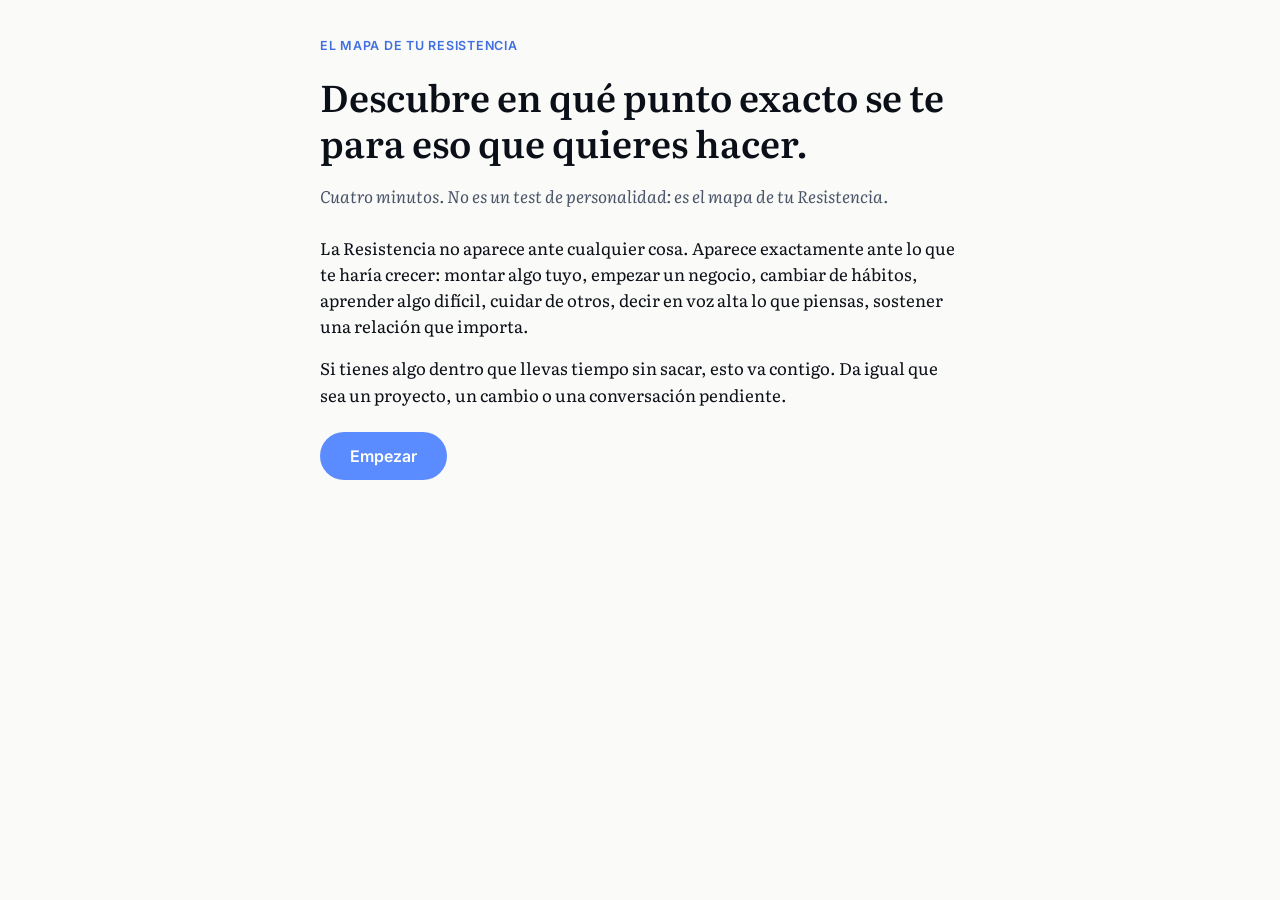
<file: index.html>
<!DOCTYPE html>
<html lang="es">
<head>
<meta charset="UTF-8" />
<meta name="viewport" content="width=device-width, initial-scale=1.0" />
<title>El Mapa de tu Resistencia</title>
<meta name="description" content="Un test de cuatro minutos para descubrir en qué punto exacto se te para eso que quieres hacer." />

<link rel="preconnect" href="https://fonts.googleapis.com" />
<link rel="preconnect" href="https://fonts.gstatic.com" crossorigin />
<link href="https://fonts.googleapis.com/css2?family=Literata:ital,wght@0,400;0,500;0,600;0,700;1,400&family=Inter:wght@400;500;600;700&display=swap" rel="stylesheet" />

<style>
  :root {
    --bg: #FAFAF8;
    --surface: #FFFFFF;
    --text: #0B0F17;
    --muted: #4A5468;
    --accent: #5B8CFF;
    --accent-dark: #3F6FE0;
    --border: #E4E4E0;
    --max: 680px;
    --radius: 14px;
  }

  * { box-sizing: border-box; }
  html, body { margin: 0; padding: 0; }

  body {
    background: var(--bg);
    color: var(--text);
    font-family: "Inter", -apple-system, BlinkMacSystemFont, "Segoe UI", sans-serif;
    line-height: 1.55;
    -webkit-font-smoothing: antialiased;
  }

  .serif {
    font-family: "Literata", Georgia, "Times New Roman", serif;
  }

  h1, h2, h3 { font-family: "Literata", Georgia, serif; line-height: 1.25; margin: 0 0 18px; font-weight: 600; }

  p { margin: 0 0 16px; }

  a { color: var(--accent-dark); }

  button { font-family: inherit; }

  /* Layout */
  #app {
    max-width: var(--max);
    margin: 0 auto;
    padding: 32px 20px 80px;
    min-height: 100vh;
  }

  .screen {
    animation: fadeIn 0.35s ease;
  }

  @keyframes fadeIn {
    from { opacity: 0; transform: translateY(6px); }
    to { opacity: 1; transform: translateY(0); }
  }

  @media (prefers-reduced-motion: reduce) {
    .screen { animation: none; }
    * { transition: none !important; }
  }

  /* Progress bar */
  .progress-wrap {
    position: sticky;
    top: 0;
    background: var(--bg);
    padding: 14px 0 10px;
    margin: -32px 0 24px;
    z-index: 5;
  }
  .progress-track {
    width: 100%;
    height: 6px;
    background: var(--border);
    border-radius: 999px;
    overflow: hidden;
  }
  .progress-fill {
    height: 100%;
    background: var(--accent);
    border-radius: 999px;
    transition: width 0.3s ease;
  }
  .progress-label {
    font-size: 0.8rem;
    color: var(--muted);
    margin-top: 8px;
    text-align: right;
  }

  /* Intro */
  .kicker {
    display: inline-block;
    font-size: 0.78rem;
    font-weight: 600;
    letter-spacing: 0.06em;
    text-transform: uppercase;
    color: var(--accent-dark);
    margin-bottom: 18px;
  }
  .intro h1 {
    font-size: clamp(1.7rem, 5vw, 2.3rem);
  }
  .intro .subtitle {
    font-size: 1.05rem;
    color: var(--muted);
    font-family: "Literata", Georgia, serif;
    font-style: italic;
    margin-bottom: 26px;
  }
  .intro .lead p {
    font-size: 1.05rem;
    font-family: "Literata", Georgia, serif;
  }

  /* Question */
  .question-block { margin-bottom: 8px; }
  .question-text {
    font-size: clamp(1.25rem, 4.2vw, 1.6rem);
    margin-bottom: 8px;
  }
  .question-help {
    color: var(--muted);
    font-size: 0.95rem;
    margin-bottom: 22px;
    font-style: italic;
  }

  .options {
    display: flex;
    flex-direction: column;
    gap: 10px;
    margin-top: 20px;
  }

  .option-btn {
    text-align: left;
    background: var(--surface);
    border: 1.5px solid var(--border);
    border-radius: var(--radius);
    padding: 16px 18px;
    font-size: 1rem;
    color: var(--text);
    cursor: pointer;
    transition: border-color 0.15s ease, background 0.15s ease;
    display: flex;
    align-items: flex-start;
    gap: 12px;
    width: 100%;
  }
  .option-btn:hover, .option-btn:focus-visible {
    border-color: var(--accent);
    background: #F3F6FF;
    outline: none;
  }
  .option-btn.selected {
    border-color: var(--accent);
    background: #EEF3FF;
  }
  .option-key {
    flex: 0 0 auto;
    width: 26px;
    height: 26px;
    border-radius: 50%;
    border: 1.5px solid var(--border);
    display: grid;
    place-items: center;
    font-size: 0.8rem;
    font-weight: 600;
    color: var(--muted);
  }

  input[type="text"], input[type="email"], textarea {
    width: 100%;
    font-family: "Literata", Georgia, serif;
    font-size: 1.1rem;
    padding: 14px 16px;
    border: 1.5px solid var(--border);
    border-radius: var(--radius);
    background: var(--surface);
    color: var(--text);
    margin-top: 8px;
  }
  input[type="text"]:focus, input[type="email"]:focus, textarea:focus {
    outline: none;
    border-color: var(--accent);
  }

  label { display: block; font-weight: 600; margin-bottom: 4px; font-size: 0.95rem; }

  .field { margin-bottom: 22px; }
  .error-text {
    color: #C23636;
    font-size: 0.85rem;
    margin-top: 6px;
    display: none;
  }
  .field.invalid .error-text { display: block; }
  .field.invalid input { border-color: #C23636; }

  .btn-primary {
    display: inline-block;
    background: var(--accent);
    color: #fff;
    border: none;
    border-radius: 999px;
    padding: 14px 30px;
    font-size: 1rem;
    font-weight: 600;
    cursor: pointer;
    margin-top: 8px;
    transition: background 0.15s ease;
  }
  .btn-primary:hover { background: var(--accent-dark); }
  .btn-primary:disabled { opacity: 0.5; cursor: not-allowed; }

  .btn-row { margin-top: 26px; }

  fieldset { border: none; padding: 0; margin: 0; }
  legend { padding: 0; }

  /* Result screen */
  .result-kicker {
    font-size: 0.85rem;
    color: var(--muted);
    text-transform: uppercase;
    letter-spacing: 0.05em;
    font-weight: 600;
    margin-bottom: 10px;
  }
  .giro {
    font-family: "Literata", Georgia, serif;
    font-size: 1.15rem;
    padding-bottom: 20px;
    margin-bottom: 20px;
    border-bottom: 1px solid var(--border);
  }
  .profile-name {
    font-size: clamp(1.7rem, 6vw, 2.4rem);
    margin-bottom: 22px;
  }
  .result-section {
    margin: 34px 0;
  }
  .result-section h3 {
    font-size: 1.05rem;
    text-transform: uppercase;
    letter-spacing: 0.04em;
    color: var(--accent-dark);
    font-family: "Inter", sans-serif;
    font-weight: 700;
    margin-bottom: 14px;
  }
  .result-section p, .forma-block p {
    font-family: "Literata", Georgia, serif;
    font-size: 1.05rem;
  }
  .forma-block {
    background: var(--surface);
    border: 1.5px solid var(--border);
    border-radius: var(--radius);
    padding: 22px;
    margin: 34px 0;
  }
  .forma-block h3 {
    font-size: 0.9rem;
    color: var(--muted);
    font-family: "Inter", sans-serif;
    font-weight: 600;
    text-transform: none;
    letter-spacing: 0;
    margin-bottom: 10px;
  }
  blockquote {
    margin: 16px 0;
    padding: 4px 0 4px 18px;
    border-left: 3px solid var(--accent);
    font-family: "Literata", Georgia, serif;
    font-style: italic;
    font-size: 1.05rem;
    color: var(--text);
  }
  .email-notice {
    margin-top: 40px;
    padding-top: 24px;
    border-top: 1px solid var(--border);
    color: var(--muted);
    font-size: 0.95rem;
  }

  .visually-hidden {
    position: absolute;
    width: 1px; height: 1px;
    overflow: hidden;
    clip: rect(0 0 0 0);
    white-space: nowrap;
  }

  #debug-panel {
    max-width: var(--max);
    margin: 0 auto;
    padding: 20px;
    font-family: monospace;
    font-size: 0.85rem;
    white-space: pre-wrap;
    background: #111;
    color: #0f0;
  }
</style>
</head>
<body>

<div id="app"></div>
<div id="debug-panel" hidden></div>

<script>
/* =====================================================================
   ENDPOINT DE ENVÍO
   -----------------------------------------------------------------
   Pega aquí la URL de tu Google Apps Script (o el endpoint que uses)
   publicado como aplicación web. Debe aceptar peticiones POST.
   Ejemplo: 'https://script.google.com/macros/s/XXXXXXXX/exec'
   ===================================================================== */
const ENDPOINT = 'https://script.google.com/macros/s/AKfycbwTyiLsg2rPnXtToMllIgB9Gicl1J5Vt5aAC1bAqdQCxpJ0i2wk031JspddfF0yL7pc/exec';


/* =====================================================================
   DATOS DEL TEST — basados en "cuestionario-v3-y-plan-de-montaje.md".
   La redacción de varias preguntas se aclaró para que el test valga
   igual para hábitos, cambios o conversaciones, no solo para proyectos.
   La LÓGICA de puntuación (qué opción suma a qué contador) no cambia.
   ===================================================================== */

const INTRO = {
  kicker: 'El Mapa de tu Resistencia',
  titular: 'Descubre en qué punto exacto se te para eso que quieres hacer.',
  subtitulo: 'Cuatro minutos. No es un test de personalidad: es el mapa de tu Resistencia.',
  parrafos: [
    'La Resistencia no aparece ante cualquier cosa. Aparece exactamente ante lo que te haría crecer: montar algo tuyo, empezar un negocio, cambiar de hábitos, aprender algo difícil, cuidar de otros, decir en voz alta lo que piensas, sostener una relación que importa.',
    'Si tienes algo dentro que llevas tiempo sin sacar, esto va contigo. Da igual que sea un proyecto, un cambio o una conversación pendiente.'
  ]
};

// type: 'text' (campo libre) | 'choice' (A/B/C, puntúa o guarda forma) | 'choiceOther' (lista + "otra") | 'choiceList' (lista simple)
const QUESTIONS = [
  {
    id: 'q0', type: 'text', field: 'eso', required: true,
    label: 'Escribe en una línea eso que quieres hacer y no acabas de hacer.',
    help: 'Sin pensarlo mucho. Puede ser un proyecto, un negocio, un cambio de hábitos, algo que aprender, una forma distinta de hacer tu trabajo, algo para ayudar a alguien, o una conversación que llevas tiempo debiendo. No hace falta que sea grande ni artístico: hace falta que sea tuyo.'
  },
  {
    id: 'q1', type: 'choice', score: { type: 'zona' },
    template: '«{eso}», ahora mismo, ¿en qué punto está?',
    help: 'Primero, en qué punto está de verdad hoy — no dónde te gustaría que estuviera.',
    options: [
      { key: 'A', label: 'Solo es una idea o una intención. No he dado un paso real.' },
      { key: 'B', label: 'Lo he empezado o intentado, pero se ha quedado a medias.' },
      { key: 'C', label: 'En el fondo ya está, o casi — ya lo hago, o ya lo he abordado por encima — pero no termina de salir ni de sostenerse.' }
    ]
  },
  {
    id: 'q2', type: 'choice', score: { type: 'zona' },
    template: 'En los últimos seis meses, ¿«{eso}» ha pasado de verdad, o ha llegado a alguien?',
    options: [
      { key: 'A', label: 'No, sigue siendo solo un propósito mío' },
      { key: 'B', label: 'Alguien sabe que quiero hacerlo, pero no he hecho nada real' },
      { key: 'C', label: 'Ya lo hago, o casi, pero en privado y sin que cuente para nadie' }
    ]
  },
  {
    id: 'q3', type: 'choice', score: { type: 'zona' },
    template: 'Cuando te pones con «{eso}», lo que pasa más veces es…',
    options: [
      { key: 'A', label: 'No me llego a poner' },
      { key: 'B', label: 'Me pongo y acabo en otra cosa' },
      { key: 'C', label: 'Avanzo, pero nunca me parece suficiente' }
    ]
  },
  {
    id: 'q4', type: 'choice', score: { type: 'zona' },
    template: 'Lo que más se te acumula es…',
    help: 'De todo lo que arrancas o imaginas, ¿en qué fase se queda la mayoría?',
    options: [
      { key: 'A', label: 'Intenciones' },
      { key: 'B', label: 'Cosas a medias' },
      { key: 'C', label: 'Cosas hechas que no he llegado a sostener ni a que cuenten' }
    ]
  },
  {
    id: 'q5', type: 'choice', score: { type: 'forma' },
    template: 'Imagina que llega el momento de ir en serio con «{eso}» — de hacerlo de verdad, no solo intentarlo. Y no lo haces. ¿Qué haces en su lugar?',
    options: [
      { key: 'A', label: 'Me quedo quieto y lo aplazo' },
      { key: 'B', label: 'Me voy a hacer otra cosa' },
      { key: 'C', label: 'Lo hago, pero a medias, flojito, o de una forma que no cuenta' }
    ]
  },
  {
    id: 'q6', type: 'choice', score: { type: 'instinto', weight: 1 },
    template: 'Lo que más te frena es…',
    help: 'Ahora, contra qué compite — qué hay al otro lado cuando no te pones.',
    options: [
      { key: 'A', label: 'Lo que me costaría: tiempo, dinero, estabilidad' },
      { key: 'B', label: 'Lo que pensarían los que me conocen' },
      { key: 'C', label: 'Que a mitad deje de apetecerme' }
    ]
  },
  {
    id: 'q7', type: 'choice', score: { type: 'instinto', weight: 1 },
    template: 'Si tuvieras que renunciar a algo para hacer «{eso}» de verdad, lo que más te costaría sería…',
    help: '¿Qué de lo que hoy tienes te costaría más soltar?',
    options: [
      { key: 'A', label: 'Perder seguridad' },
      { key: 'B', label: 'Que me miren distinto' },
      { key: 'C', label: 'Aburrirme' }
    ]
  },
  {
    id: 'q8', type: 'choice', score: { type: 'instinto', weight: 2 },
    template: 'Cuando dejas algo a medias, normalmente es porque…',
    options: [
      { key: 'A', label: 'Dejó de merecer la pena el esfuerzo' },
      { key: 'B', label: 'Me dio apuro que lo vieran' },
      { key: 'C', label: 'Apareció algo que me atraía más' }
    ]
  },
  {
    id: 'q9', type: 'choice', score: { type: 'instinto', weight: 2 },
    template: 'Cuando un proyecto o un propósito tuyo se apaga, lo que vuelve a engancharte es…',
    options: [
      { key: 'A', label: 'Ver que puede funcionar de verdad' },
      { key: 'B', label: 'Que alguien de fuera lo valore' },
      { key: 'C', label: 'Que vuelva a ser emocionante' }
    ]
  },
  {
    id: 'q10', type: 'choice', score: { type: 'instinto', weight: 2 },
    template: 'Cuando llega la parte tediosa…',
    options: [
      { key: 'A', label: 'La hago si hace falta para el resultado' },
      { key: 'B', label: 'La hago si alguien la está esperando' },
      { key: 'C', label: 'La esquivo, la delego o me voy' }
    ]
  },
  {
    id: 'q11', type: 'choiceOther', field: 'frase',
    template: 'Cuando no haces «{eso}», ¿qué te dices?',
    options: [
      'Nada, simplemente hago otra cosa',
      'Que todavía no está listo',
      'Que ahora no es el momento',
      'Que no es lo bastante mío',
      'Que necesito saber más'
    ],
    otherLabel: 'Otra'
  },
  {
    id: 'q12', type: 'text', field: 'tiempo', required: true,
    label: '¿Cuánto tiempo lleva parado «{eso}»?',
    help: 'Como te salga: "seis meses", "dos años", "toda la vida".'
  },
  {
    id: 'q13', type: 'text', field: 'ultima', required: false,
    label: 'La última vez que algo tuyo llegó a otra persona —o que diste un paso real con ello—, ¿qué sentiste justo después?'
  },
  {
    id: 'q14', type: 'choiceList', field: 'sentido',
    template: 'Si nadie fuera a saber nunca que hiciste «{eso}», ni a reconocértelo, ¿lo harías igual?',
    options: [
      'Sí, lo haría igual',
      'No lo sé',
      'No, sin nadie al otro lado no tendría sentido'
    ]
  },
  {
    id: 'q15', type: 'text', field: 'dolor', required: true,
    label: 'Si «{eso}» sigue dentro de un año exactamente igual que hoy, ¿qué te va a doler más?'
  }
];

const EMAIL_STEP = {
  intro: 'Déjame tu correo y te enseño tu mapa. Te lo mando también por email para que lo tengas.'
};

// Los tres textos de "forma" — comunes a los nueve perfiles (bloque variable de la pregunta 5)
const FORMA_TEXTS = {
  A: 'Tú no huyes. Te quedas justo delante. Esperas el momento, lo dejas reposar, lo vuelves a mirar. Y cada espera te parece necesaria, porque lo es. Pero comprueba una cosa: eso que tienes hoy, ¿está mejor que hace seis meses, o simplemente distinto? Si es distinto, no estás avanzando. Estás moviendo lo mismo de sitio.',
  B: 'Tú no te quedas parado. Te vas. Y aquí está lo difícil de tu caso: probablemente no te dices nada. No hay una voz que discutir. Simplemente aparece otra cosa y te convences de que es lo que necesitas ahora. Y a veces es verdad: por eso funciona tan bien. Mira las últimas tres cosas hacia las que te fuiste. ¿Alguna te acercaba a que esto existiera?',
  C: 'Tú sí lo enseñas. Ese no es tu problema. Lo que pasa es que sale una versión menor: a quien no cuenta, o quitándole por el camino lo que de verdad te importaba. Lo enseñas sin enseñarte. Y como algo sale, ni tú ni nadie ve que hay una parte que no ha salido nunca.'
};

// Párrafo del giro del contador — página de resultado (Parte 1 del documento)
function giroParrafos(tiempo) {
  return [
    'Llevas <strong>' + escapeHtml(tiempo) + '</strong> con ello parado. Y eso no significa lo que crees.',
    'Nadie se bloquea con lo que le da igual. Si esto llevara aquí dentro todo este tiempo sin importarte, no habría fuerza que lo frenara: simplemente lo habrías olvidado.',
    '<strong>Lo que te está frenando es exactamente del tamaño de lo que esto significa para ti.</strong>',
    'Aquí está tu mapa.'
  ];
}

// Cierre común a los nueve emails (documento 2)
const CIERRE_COMUN = [
  'Esto es lo que puedo saber con un cuestionario: dónde te paras, cómo te paras y contra qué compite eso que quieres hacer.',
  'Lo que no puedo decirte desde aquí es <strong>por qué siempre en el mismo sitio</strong>. Porque eso no es una costumbre ni falta de disciplina. Es una estrategia que montaste hace mucho, que te ha funcionado en casi todo, y que justo aquí te está costando lo que más te importa.',
  'Te lo cuento en los próximos días.'
];

// Los nueve perfiles — nombre, reconocimiento, "lo que NO es tu problema" y gesto de 72h
// Sacados literalmente de "nueve-emails-dia-0-montados.md". {tiempo} se sustituye por la P12.
const PROFILES = {
  noarranca_conservacion: {
    nombre: 'Cuando tenga margen',
    reconocimiento: [
      'Eso que has escrito no existe todavía fuera de tu cabeza. No hay un primer intento, ni una nota, ni una versión mala. Existe entero en tu imaginación y ahí lleva {tiempo}.',
      'Y la razón por la que no ha salido es siempre razonable. Las horas. El dinero. La energía que no queda. No mover lo que ya funciona. Cada vez que aparece la posibilidad de ponerte, hay algo más urgente que asegurar primero, y no te lo estás inventando: de verdad lo hay.',
      'Lo que pasa es que ese margen no llega nunca. Y no llega porque no depende de las circunstancias: cuando aparece un hueco, aparece también otra cosa que asegurar. Tu sistema está montado para cubrir primero lo esencial, y lo tuyo nunca entra en esa categoría.',
      'Fíjate en que esto te ha salvado de muchas cosas. No eres una persona sin ambición: eres una persona que primero asegura, y por eso probablemente hay bastante gente que depende de ti y duerme tranquila. El problema no es que asegures. Es que lo tuyo va a la cola por diseño, y en una cola así no hay último.'
    ],
    noProblema: [
      'No es falta de tiempo. Has sacado tiempo para cosas bastante menos importantes que esta, y lo sabes.',
      'No es falta de ganas. Llevas {tiempo} sin olvidarlo, y eso ya dice bastante.',
      'Y no es que no seas creativo. Es simplemente que nada dentro de ti ha decidido todavía que esto importa lo suficiente como para molestar al resto de tu vida. Y eso no llega solo: no hay una mañana en la que te despiertas decidido. Se construye al revés. Primero haces algo ridículamente pequeño, y la importancia viene después.'
    ],
    gesto: [
      'Coge un papel o una nota del móvil y escribe tres líneas sobre eso. Hoy. Antes de resolver nada más.',
      'No tienen que estar bien. Solo tienen que existir fuera de ti por primera vez.',
      'Y prepárate: va a aparecer una razón excelente para hacerlo esta noche, o el fin de semana, cuando tengas la cabeza despejada. Fíjate en esa razón cuando llegue. De eso va exactamente todo esto.'
    ]
  },
  noarranca_social: {
    nombre: 'Quién soy yo para',
    reconocimiento: [
      'Eso que has escrito no existe todavía fuera de tu cabeza. Y no es porque no sepas por dónde empezar: es porque en el momento en que lo imaginas ahí fuera, no aparece un público abstracto. Aparecen caras.',
      'Gente que te conoce. Que lleva años viéndote de una manera concreta. Compañeros, familia, alguien que te conoció antes de que esto te interesara.',
      'Y ahí está el cálculo que haces sin darte cuenta: empezar esto no es solo empezar. Es reclamar un sitio que todavía no tienes. Es decir en voz alta que vas a ser alguien que hace esto. Y no estás del todo seguro de que te corresponda.',
      'La pregunta nunca la formulas así, pero está debajo: ¿y quién soy yo para hacer esto?',
      'Fíjate en lo que hay de bueno ahí. Esa misma sensibilidad a lo que los demás ven es la razón de que se te dé bien la gente, de que anticipes cómo va a caer algo antes de decirlo, de que los demás estén cómodos contigo. No es un defecto. Es que la estás aplicando en un sitio donde te paraliza.'
    ],
    noProblema: [
      'No te falta nivel. Casi con seguridad sabes más de lo que crees, y desde luego más que muchos de los que sí lo están haciendo.',
      'No es que necesites prepararte más.',
      'Lo que estás esperando es un permiso. Algo o alguien que te autorice a ocupar ese sitio. Y ese permiso no va a llegar de fuera, porque nadie sabe que lo estás esperando. Solo se puede tomar.'
    ],
    gesto: [
      'Dos partes, y las dos hoy.',
      'Una: escribe tres líneas sobre eso. Malas, cortas, para ti.',
      'Dos, y es la que cuenta: dile a una persona concreta que las has escrito. Sin enseñárselas. Solo que existen.',
      'Con eso ya habrás hecho lo que llevas {tiempo} sin hacer: poner tu nombre al lado de esto delante de alguien.'
    ]
  },
  noarranca_sexual: {
    nombre: 'Ya lo tengo en la cabeza',
    reconocimiento: [
      'Eso que has escrito existe. Entero, completo y bastante bien, dentro de tu cabeza. Lo has pensado muchas veces, lo has visto terminado, sabes cómo sería.',
      'Y esa es exactamente la razón de que no haya salido.',
      'Porque mientras vive ahí dentro es perfecto. No tiene fallos, nadie lo critica, no se estrella contra nada. Es lo mejor que has hecho nunca. En el momento en que lo saques, se va a convertir en un objeto torpe, incompleto y mejorable, y va a dejar de ser aquello que imaginabas para ser un primer intento cualquiera.',
      'Y hay algo más, y es lo que casi nadie te va a decir: imaginarlo te da placer de verdad. No estás procrastinando aburrido. Estás disfrutando de una versión que funciona muy bien donde está. Por eso no hay urgencia: ya lo estás teniendo.',
      'Esa capacidad de ver algo completo antes de que exista es exactamente lo que hace que la gente te siga cuando cuentas una idea. No la pierdas. Pero mientras sea lo único que hagas con ella, no le sirve a nadie. Ni siquiera a ti.'
    ],
    noProblema: [
      'No es pereza. Le has dedicado más horas de pensamiento a esto que mucha gente a lo que sí ha terminado.',
      'No es falta de claridad. La tienes de sobra.',
      'Es que lo de dentro te basta. Y guardar la versión intacta se siente como cuidarla, cuando en realidad es enterrarla en vida.'
    ],
    gesto: [
      'Tres líneas sobre eso, hoy. Y que salgan mal a propósito.',
      'En serio: escríbelas rápido, feas, sin releer. El objetivo no es que estén bien. El objetivo es romper el hechizo de la versión perfecta y comprobar que la de fuera, aunque sea torpe, existe.',
      'Un borrador feo que existe vale infinitamente más que una obra maestra que no.'
    ]
  },
  notermina_conservacion: {
    nombre: 'No me da la vida',
    reconocimiento: [
      'Empezar se te da bien. Probablemente mejor que a la mayoría de la gente que conoces. Lo que se te acumula no son intenciones: son cosas a medias.',
      'Y cada una tiene su explicación, y todas son ciertas por separado. Vino una temporada complicada. Cambió algo en casa. Se juntó todo. Lo tuyo se quedó esperando.',
      'El patrón está debajo de todas esas explicaciones: eso se hace con lo que sobra. Y lo que sobra son las peores horas del día, cuando ya no queda cuerpo. Un rato el domingo, media hora antes de dormir, un hueco si el día viene bien. Con eso se empiezan cosas. No se terminan.',
      'Y hay algo bueno que conviene que veas, porque no te lo dices nunca: sostienes mucho. Trabajo, casa, gente, responsabilidades que otros no llevarían. No eres una persona sin capacidad de terminar cosas. Terminas todas las de los demás.'
    ],
    noProblema: [
      'No es falta de organización. Probablemente estás más organizado que la media.',
      'No es falta de disciplina. La usas entera todos los días, solo que en otras cosas.',
      'Es un problema de orden. Lo tuyo va después de lo demás, y después de lo demás no queda nada. Mientras siga siendo lo último de la lista, la lista nunca va a llegar hasta ahí.'
    ],
    gesto: [
      'Media hora al día, a la misma hora, antes de cualquier tarea de casa.',
      'No treinta minutos cuando puedas: treinta minutos antes. Es una regla de orden, no de cantidad. Con quince valdría igual, siempre que vayan primero.',
      'Y lo que tienes que comprobar en estos tres días no es cuánto avanzas. Es que el mundo no se cae porque algo pequeño espere media hora.'
    ]
  },
  notermina_social: {
    nombre: 'Es que me necesitan',
    reconocimiento: [
      'Empiezas con fuerza. Y en algún momento aparece alguien.',
      'Un mensaje. Una petición. Alguien que lo necesita más que tú, o que no ha pedido nada pero tú has visto que le hace falta. Y vas. Y lo haces bien, porque se te da bien.',
      'Eso que has escrito no muere de golpe. Muere en los desvíos, uno detrás de otro, y cada uno con un motivo tan razonable que ni tú lo llamarías abandonar.',
      'Y aquí viene lo más incómodo de tu perfil, así que te lo digo directo: eres el único al que su entorno le da las gracias por dejar lo suyo. A otros su excusa les protege de la crítica. A ti te trae agradecimiento. Cada vez que dejas eso para atender a alguien, alguien te lo agradece de verdad. Por eso puedes llevar {tiempo} así sin que nada te avise.',
      'Y lo que hay debajo es tu mejor cualidad: lees lo que otro necesita antes de que él lo sepa. Eso es exactamente lo que hará que lo tuyo, cuando salga, le sirva a alguien de verdad. No es un defecto. Es que lo usas siempre hacia fuera.'
    ],
    noProblema: [
      'No es falta de foco. Te concentras perfectamente cuando la tarea es de otro.',
      'No es falta de tiempo, aunque lo parezca.',
      'Es esto: cuando alguien te necesita, sabes exactamente qué hacer. Cuando el que necesita eres tú, no tienes ni el dato. Si te preguntan qué necesitas, contestas con lo que necesita otro.'
    ],
    gesto: [
      'Di que no a una petición esta semana. Una sola, y de las razonables.',
      'Y ese hueco que se abre, entero para eso. No para descansar, no para adelantar otra cosa: para eso.',
      'Lo que tienes que comprobar es que la persona a la que le dices que no sigue queriéndote igual. Llevas mucho tiempo sin comprobarlo.'
    ]
  },
  notermina_sexual: {
    nombre: 'Ya no me enciende',
    reconocimiento: [
      'Arrancas mejor que casi nadie. Cuando una idea te coge, te coge entero, y en esos primeros días haces en una semana lo que otros en dos meses.',
      'Y luego llega el tramo donde ya no se descubre nada. Donde solo hay que rematar, revisar y hacer lo aburrido. Y ahí se apaga.',
      'No es que lo abandones con un portazo. Es que dejas de mirarlo. Y casi siempre en ese mismo momento aparece otra idea, y esta sí es la buena, y esta sí que tiene sentido, y esta vez lo ves clarísimo.',
      'Te propongo una comprobación, y es la que más te va a doler: mira si esa idea nueva se te ocurrió más o menos el mismo día en que la anterior dejó de divertirte. No hace falta interpretar nada. Solo mirar la fecha.',
      'Y lo bueno que hay ahí es enorme: ves relaciones que nadie ve y contagias entusiasmo de verdad. Empezar cosas no es un defecto, es un talento raro. El problema es que ninguna llega a existir.'
    ],
    noProblema: [
      'No es falta de constancia como rasgo de carácter. Eres constantísimo mientras algo te enciende.',
      'No es que te falte capacidad. Empiezas cosas que la mayoría ni intentaría.',
      'Es que aprendiste a fiarte de lo que te enciende, y casi siempre te ha ido bien haciéndolo. Solo falla en un sitio: en el tramo final, que nunca enciende a nadie.'
    ],
    gesto: [
      'Termina precisamente eso que se ha vuelto aburrido. No otra cosa. Esa.',
      'Y una regla para los tres días: no empiezas nada nuevo hasta que esté. Si se te ocurre algo —y se te va a ocurrir— lo apuntas en una lista y no lo tocas.',
      'Esa lista, al final de los tres días, es tu diagnóstico entero.'
    ]
  },
  nosale_conservacion: {
    nombre: 'Y luego qué',
    reconocimiento: [
      'Eso que has escrito está hecho, o casi. Ya has puesto las horas. Y llevas {tiempo} con ello ahí, sin que lo haya visto nadie.',
      'Y lo que te frena no es eso. Es lo que viene después.',
      'Que te escriban. Que te pregunten. Que alguien espere algo de ti. Que se abra una puerta por la que empiece a entrar gente y trabajo y compromisos, justo cuando tu tiempo y tu energía ya están repartidos al límite.',
      'Tu coartada es la agenda, y aquí está lo difícil: la agenda es verdad. No te estás mintiendo. Realmente no tienes hueco para lo que vendría después. Por eso esta forma de pararse es tan difícil de romper: no hay ninguna frase falsa que desmontar.',
      'Lo que hay debajo es un instinto de protección muy afinado. Calculas el coste real de las cosas antes de meterte, y eso te ha ahorrado disgustos que otros no se ahorran. No es miedo: es cálculo. El problema es que estás calculando el coste de compartirlo y no el de no hacerlo.'
    ],
    noProblema: [
      'No es que no esté listo. Está más listo de lo que crees, y lo sabes.',
      'No es que te falte calidad ni preparación.',
      'Es que sacarlo abre una puerta, y tú estás calculando lo que puede entrar por ahí. Y ese cálculo es correcto: sí va a entrar algo. Lo que no has calculado nunca es cuánto te está costando que no salga.'
    ],
    gesto: [
      'Enséñaselo a alguien y deja la puerta abierta. Dile que te escriba si quiere, o que te pregunte, o que te dé su opinión. Y sostenlo una semana.',
      'Lo que tienes que comprobar no es que le guste. Es que dar no te vacía. Llevas la vida entera dando por hecho que sí, sin haberlo probado del todo.'
    ]
  },
  nosale_social: {
    nombre: '¿Qué van a pensar?',
    reconocimiento: [
      'Eso está hecho. Le has dedicado tiempo, lo has cuidado, y ahí sigue, sin que lo haya visto nadie, desde hace {tiempo}.',
      'Terminas. Eso ya te separa de casi todo el mundo. Lo que no ocurre es el último movimiento.',
      'Y cuando imaginas ese momento, no aparece alguien abstracto. Aparecen caras concretas. Gente que te conoce, que lleva años viéndote de una manera, que tiene una idea hecha de quién eres.',
      'Ahí está el nudo entero: compartirlo no expone lo que has hecho. Expone quién eres para ellos. Por eso el listón nunca baja, hagas lo que hagas con ello. No estás esperando a que esté lo bastante bien. Estás esperando a estar dispuesto a que te miren distinto.',
      'Y esa misma antena es lo que hace que lo que haces le llegue a la gente. Sabes cómo va a caer algo antes de decirlo. No hay que apagarla. Hay que dejar de obedecerla en el último metro.'
    ],
    noProblema: [
      'No es perfeccionismo, aunque lo parezca desde fuera. Si fuera eso, seguirías mejorándolo, y no lo estás mejorando: lo estás guardando.',
      'No es falta de confianza en general. En otras cosas decides sin pestañear.',
      'Es un cálculo social, y es real. Hay gente concreta que te va a mirar distinto. Lo que no es real es la consecuencia que le pones: casi nunca pasa nada, y cuando pasa, es más pequeño de lo que ocupa ahora en tu cabeza.'
    ],
    gesto: [
      'Enséñalo sin avisar antes a nadie.',
      'Nada de preparar el terreno. Nada de comentárselo primero a alguien de confianza para ver cómo reacciona. Nada de aviso de que es un borrador ni disculpa por delante.',
      'Lo pones, y ya.',
      'Lo que tienes que comprobar es que no necesitas colchón. Y de paso, cuánto de lo que temías era una película tuya.'
    ]
  },
  nosale_sexual: {
    nombre: 'Así ya no vale',
    reconocimiento: [
      'Eso está terminado, o muy cerca. Y no ha salido, pero no por miedo.',
      'Ha pasado otra cosa: para cuando estuvo listo, ya no era lo que tenías dentro.',
      'Empezaste con una idea que te encendía, viste algo enorme, y lo que fue quedando es más pequeño, más torpe y más normal que aquello. Y como no está a la altura de lo que sentiste al empezarlo, se queda ahí. No lo abandonas ni lo rechazas. Simplemente dejas de mirarlo.',
      'Y quiero decirte una cosa que nadie te dice: eso te pasa siempre, y le pasa a todo el mundo. Ninguna cosa terminada está a la altura de lo que se imaginó. Ninguna. Esa distancia no es un fallo de lo que has hecho ni tuyo: es el precio normal de que algo pase de la cabeza al mundo.',
      'Lo que tú haces con esa distancia es leerla como un veredicto. Y ahí se te queda todo dentro.',
      'Esa exigencia con la verdad de lo que haces, por cierto, es lo que hace que cuando algo tuyo sale, tenga algo que no se puede fabricar. No hay que quitártela. Hay que dejar de usarla como juez final.'
    ],
    noProblema: [
      'No es perfeccionismo técnico. No te importa que tenga fallos: te importa que no sea aquello.',
      'No es falta de criterio. Tu criterio es bueno, y ese es justo el problema.',
      'Es que estás comparando lo que existe con algo que no existió nunca. Y en esa comparación siempre pierde, porque lo imaginado no tiene límites y lo real sí.'
    ],
    gesto: [
      'Enséñalo tal cual está. Sin volver al principio. Sin rehacer el arranque. Sin recuperar primero la sensación que tenías.',
      'Esa es la trampa: vas a querer reconectar con la idea original antes de sacarlo, y eso es exactamente lo que te va a devolver a la casilla de salida.',
      'Lo que tienes que comprobar es que no tiene que estar a la altura de lo que sentiste para valer algo.'
    ]
  }
};

/* =====================================================================
   ESTADO
   ===================================================================== */
const state = {
  step: 'intro', // 'intro' | qIndex (number) | 'email' | 'result'
  qIndex: 0,
  answers: {},          // field -> valor
  zA: 0, zB: 0, zC: 0,
  iA: 0, iB: 0, iC: 0,
  forma: null,
  nombre: '',
  email: ''
};

function escapeHtml(str) {
  return String(str == null ? '' : str)
    .replace(/&/g, '&amp;')
    .replace(/</g, '&lt;')
    .replace(/>/g, '&gt;')
    .replace(/"/g, '&quot;');
}

function fillTemplate(tpl) {
  return tpl.replace(/\{eso\}/g, escapeHtml(state.answers.eso || 'eso'));
}

function fillCopy(tpl) {
  return tpl.replace(/\{tiempo\}/g, escapeHtml(state.answers.tiempo || 'un tiempo'));
}

/* =====================================================================
   LÓGICA DE PUNTUACIÓN — exacta según el documento
   ===================================================================== */
function resolveZona(zA, zB, zC) {
  if (zC >= zA && zC >= zB) return 'nosale';
  if (zB >= zA) return 'notermina';
  return 'noarranca';
}

function resolveInstinto(iA, iB, iC) {
  if (iC >= iA && iC >= iB) return 'sexual';
  if (iB >= iA) return 'social';
  return 'conservacion';
}

function computePerfil() {
  const zona = resolveZona(state.zA, state.zB, state.zC);
  const instinto = resolveInstinto(state.iA, state.iB, state.iC);
  return { zona, instinto, perfil: zona + '_' + instinto };
}

/* =====================================================================
   TESTS — modo debug con ?debug=1
   ===================================================================== */
function runTests() {
  const cases = [
    // [zA, zB, zC, esperado]
    { fn: 'zona', args: [0, 0, 0], expected: 'nosale' },          // empate total -> gana la más avanzada
    { fn: 'zona', args: [3, 0, 0], expected: 'noarranca' },
    { fn: 'zona', args: [1, 3, 0], expected: 'notermina' },
    { fn: 'zona', args: [1, 1, 3], expected: 'nosale' },
    { fn: 'zona', args: [2, 2, 0], expected: 'notermina' },       // empate zA/zB -> gana zB
    { fn: 'zona', args: [2, 0, 2], expected: 'nosale' },          // empate zA/zC -> gana zC
    { fn: 'zona', args: [0, 2, 2], expected: 'nosale' },          // empate zB/zC -> gana zC
    { fn: 'zona', args: [4, 0, 0], expected: 'noarranca' },
    { fn: 'instinto', args: [0, 0, 0], expected: 'sexual' },
    { fn: 'instinto', args: [8, 0, 0], expected: 'conservacion' },
    { fn: 'instinto', args: [0, 8, 0], expected: 'social' },
    { fn: 'instinto', args: [0, 0, 8], expected: 'sexual' },
    { fn: 'instinto', args: [4, 4, 0], expected: 'social' },      // empate iA/iB -> gana iB
    { fn: 'instinto', args: [4, 0, 4], expected: 'sexual' },      // empate iA/iC -> gana iC
    { fn: 'instinto', args: [0, 4, 4], expected: 'sexual' },      // empate iB/iC -> gana iC
    { fn: 'instinto', args: [3, 3, 3], expected: 'sexual' }       // triple empate -> gana iC
  ];

  const profileKeys = Object.keys(PROFILES);
  const expectedKeys = [
    'noarranca_conservacion', 'noarranca_social', 'noarranca_sexual',
    'notermina_conservacion', 'notermina_social', 'notermina_sexual',
    'nosale_conservacion', 'nosale_social', 'nosale_sexual'
  ];

  let out = [];
  let pass = 0, fail = 0;

  cases.forEach((c, i) => {
    const got = c.fn === 'zona' ? resolveZona(...c.args) : resolveInstinto(...c.args);
    const ok = got === c.expected;
    ok ? pass++ : fail++;
    out.push((ok ? 'PASS' : 'FAIL') + '  ' + c.fn + '(' + c.args.join(',') + ') = ' + got + '  (esperado: ' + c.expected + ')');
  });

  const missing = expectedKeys.filter(k => !profileKeys.includes(k));
  const extra = profileKeys.filter(k => !expectedKeys.includes(k));
  if (missing.length === 0 && extra.length === 0 && profileKeys.length === 9) {
    pass++; out.push('PASS  Los 9 perfiles existen y coinciden con zona_instinto');
  } else {
    fail++; out.push('FAIL  Perfiles: faltan=' + JSON.stringify(missing) + ' sobran=' + JSON.stringify(extra));
  }

  out.push('');
  out.push('TOTAL: ' + pass + ' OK / ' + fail + ' FALLOS');
  return out.join('\n');
}

if (new URLSearchParams(location.search).get('debug') === '1') {
  const panel = document.getElementById('debug-panel');
  panel.hidden = false;
  panel.textContent = runTests();
}

/* =====================================================================
   ENVÍO DE DATOS
   ===================================================================== */
const PENDING_KEY = 'resistencia_pending_submit';

function buildPayload() {
  const { zona, instinto, perfil } = computePerfil();
  return {
    nombre: state.nombre,
    email: state.email,
    eso: state.answers.eso || '',
    tiempo: state.answers.tiempo || '',
    frase: state.answers.frase || '',
    ultima: state.answers.ultima || '',
    sentido: state.answers.sentido || '',
    dolor: state.answers.dolor || '',
    forma: state.forma || '',
    zona, instinto, perfil,
    zA: state.zA, zB: state.zB, zC: state.zC,
    iA: state.iA, iB: state.iB, iC: state.iC
  };
}

function postPayload(bodyString) {
  return fetch(ENDPOINT, {
    method: 'POST',
    headers: { 'Content-Type': 'text/plain;charset=utf-8' },
    body: bodyString
  });
}

function withTimeout(promise, ms) {
  return Promise.race([
    promise,
    new Promise((_, reject) => setTimeout(() => reject(new Error('timeout')), ms))
  ]);
}

async function sendResult(payload) {
  const bodyString = JSON.stringify(payload);
  try {
    await withTimeout(postPayload(bodyString), 6000);
    localStorage.removeItem(PENDING_KEY);
  } catch (err) {
    try { localStorage.setItem(PENDING_KEY, bodyString); } catch (e) {}
    // Un reintento, en segundo plano, sin bloquear la pantalla de resultado
    setTimeout(() => {
      postPayload(bodyString).then(() => {
        try { localStorage.removeItem(PENDING_KEY); } catch (e) {}
      }).catch(() => {});
    }, 1500);
  }
}

function flushPendingIfAny() {
  let pending;
  try { pending = localStorage.getItem(PENDING_KEY); } catch (e) { return; }
  if (!pending) return;
  postPayload(pending).then(() => {
    try { localStorage.removeItem(PENDING_KEY); } catch (e) {}
  }).catch(() => {});
}
flushPendingIfAny();

/* =====================================================================
   RENDER
   ===================================================================== */
const app = document.getElementById('app');

function render() {
  if (state.step === 'intro') return renderIntro();
  if (state.step === 'email') return renderEmailStep();
  if (state.step === 'result') return renderResult();
  return renderQuestion(state.step);
}

function progressBarHtml(current, total) {
  const pct = Math.round((current / total) * 100);
  return '' +
    '<div class="progress-wrap">' +
      '<div class="progress-track"><div class="progress-fill" style="width:' + pct + '%"></div></div>' +
      '<div class="progress-label">Pregunta ' + current + ' de ' + total + '</div>' +
    '</div>';
}

function renderIntro() {
  app.innerHTML = '' +
    '<div class="screen intro">' +
      '<span class="kicker">' + escapeHtml(INTRO.kicker) + '</span>' +
      '<h1>' + escapeHtml(INTRO.titular) + '</h1>' +
      '<p class="subtitle">' + escapeHtml(INTRO.subtitulo) + '</p>' +
      '<div class="lead">' + INTRO.parrafos.map(p => '<p>' + escapeHtml(p) + '</p>').join('') + '</div>' +
      '<button class="btn-primary" id="btn-empezar">Empezar</button>' +
    '</div>';
  document.getElementById('btn-empezar').addEventListener('click', () => {
    state.step = 0;
    render();
  });
}

function goToNextQuestion() {
  if (state.qIndex + 1 < QUESTIONS.length) {
    state.qIndex += 1;
    state.step = state.qIndex;
  } else {
    state.step = 'email';
  }
  render();
  const main = document.querySelector('.screen');
  if (main) main.scrollIntoView({ block: 'start' });
}

function applyScore(q, key) {
  if (!q.score) return;
  if (q.score.type === 'zona') state['z' + key] += 1;
  if (q.score.type === 'forma') state.forma = key;
  if (q.score.type === 'instinto') state['i' + key] += q.score.weight;
}

function renderQuestion(qIdx) {
  const q = QUESTIONS[qIdx];
  state.qIndex = qIdx;
  const total = QUESTIONS.length;
  const questionText = q.template ? fillTemplate(q.template) : (q.label ? fillTemplate(q.label) : '');

  let bodyHtml = '';

  if (q.type === 'choice') {
    bodyHtml = '<div class="options" role="group" aria-label="Opciones de respuesta">' +
      q.options.map(opt => (
        '<button class="option-btn" data-key="' + opt.key + '">' +
          '<span class="option-key">' + opt.key + '</span>' +
          '<span>' + escapeHtml(opt.label) + '</span>' +
        '</button>'
      )).join('') +
      '</div>';
  } else if (q.type === 'choiceList') {
    bodyHtml = '<div class="options" role="group" aria-label="Opciones de respuesta">' +
      q.options.map((opt, i) => (
        '<button class="option-btn" data-value="' + escapeHtml(opt) + '">' +
          '<span>' + escapeHtml(opt) + '</span>' +
        '</button>'
      )).join('') +
      '</div>';
  } else if (q.type === 'choiceOther') {
    bodyHtml = '<div class="options" role="group" aria-label="Opciones de respuesta">' +
      q.options.map(opt => (
        '<button class="option-btn" data-value="' + escapeHtml(opt) + '">' +
          '<span>' + escapeHtml(opt) + '</span>' +
        '</button>'
      )).join('') +
      '<button class="option-btn" id="opt-other" data-value="__other__">' +
        '<span>' + escapeHtml(q.otherLabel) + '…</span>' +
      '</button>' +
      '</div>' +
      '<div class="field" id="other-field" style="display:none; margin-top:16px;">' +
        '<label for="other-input" class="visually-hidden">Escribe tu respuesta</label>' +
        '<input type="text" id="other-input" placeholder="Escribe aquí…" />' +
        '<div class="btn-row"><button class="btn-primary" id="btn-other-next">Siguiente</button></div>' +
      '</div>';
  } else if (q.type === 'text') {
    bodyHtml = '' +
      '<div class="field" id="text-field">' +
        '<label for="text-input" class="visually-hidden">' + escapeHtml(questionText) + '</label>' +
        '<input type="text" id="text-input" autocomplete="off" />' +
        '<div class="error-text">Este campo es obligatorio.</div>' +
      '</div>' +
      '<div class="btn-row"><button class="btn-primary" id="btn-text-next">Siguiente</button></div>';
  }

  app.innerHTML = '' +
    progressBarHtml(qIdx + 1, total) +
    '<div class="screen">' +
      '<div class="question-block">' +
        '<div class="question-text serif">' + questionText + '</div>' +
        (q.help ? '<div class="question-help">' + escapeHtml(q.help) + '</div>' : '') +
      '</div>' +
      bodyHtml +
    '</div>';

  if (q.type === 'choice') {
    app.querySelectorAll('.option-btn').forEach(btn => {
      btn.addEventListener('click', () => {
        const key = btn.getAttribute('data-key');
        applyScore(q, key);
        if (q.field) state.answers[q.field] = key;
        goToNextQuestion();
      });
    });
  } else if (q.type === 'choiceList') {
    app.querySelectorAll('.option-btn').forEach(btn => {
      btn.addEventListener('click', () => {
        state.answers[q.field] = btn.getAttribute('data-value');
        goToNextQuestion();
      });
    });
  } else if (q.type === 'choiceOther') {
    const otherField = document.getElementById('other-field');
    const otherInput = document.getElementById('other-input');
    app.querySelectorAll('.option-btn[data-value]').forEach(btn => {
      btn.addEventListener('click', () => {
        const val = btn.getAttribute('data-value');
        if (val === '__other__') {
          otherField.style.display = 'block';
          otherInput.focus();
          return;
        }
        state.answers[q.field] = val;
        goToNextQuestion();
      });
    });
    document.getElementById('btn-other-next').addEventListener('click', () => {
      state.answers[q.field] = otherInput.value.trim();
      goToNextQuestion();
    });
    otherInput.addEventListener('keydown', e => {
      if (e.key === 'Enter') { e.preventDefault(); document.getElementById('btn-other-next').click(); }
    });
  } else if (q.type === 'text') {
    const input = document.getElementById('text-input');
    const field = document.getElementById('text-field');
    const btn = document.getElementById('btn-text-next');
    input.focus();
    const commit = () => {
      const val = input.value.trim();
      if (q.required && !val) {
        field.classList.add('invalid');
        input.focus();
        return;
      }
      field.classList.remove('invalid');
      state.answers[q.field] = val;
      goToNextQuestion();
    };
    btn.addEventListener('click', commit);
    input.addEventListener('keydown', e => {
      if (e.key === 'Enter') { e.preventDefault(); commit(); }
    });
  }
}

function isValidEmail(value) {
  return /^[^\s@]+@[^\s@]+\.[^\s@]+$/.test(value);
}

function renderEmailStep() {
  app.innerHTML = '' +
    '<div class="screen">' +
      '<h1 class="serif" style="font-size:1.5rem;">' + escapeHtml(EMAIL_STEP.intro) + '</h1>' +
      '<div class="field" id="field-nombre">' +
        '<label for="input-nombre">Nombre</label>' +
        '<input type="text" id="input-nombre" autocomplete="given-name" />' +
        '<div class="error-text">Escribe tu nombre.</div>' +
      '</div>' +
      '<div class="field" id="field-email">' +
        '<label for="input-email">Email</label>' +
        '<input type="email" id="input-email" autocomplete="email" inputmode="email" />' +
        '<div class="error-text">Escribe un email válido.</div>' +
      '</div>' +
      '<button class="btn-primary" id="btn-ver-mapa">Ver mi mapa</button>' +
    '</div>';

  const nombreField = document.getElementById('field-nombre');
  const emailField = document.getElementById('field-email');
  const nombreInput = document.getElementById('input-nombre');
  const emailInput = document.getElementById('input-email');
  const btn = document.getElementById('btn-ver-mapa');

  nombreInput.focus();

  async function submit() {
    const nombre = nombreInput.value.trim();
    const email = emailInput.value.trim();
    let valid = true;

    if (!nombre) { nombreField.classList.add('invalid'); valid = false; }
    else nombreField.classList.remove('invalid');

    if (!isValidEmail(email)) { emailField.classList.add('invalid'); valid = false; }
    else emailField.classList.remove('invalid');

    if (!valid) return;

    state.nombre = nombre;
    state.email = email;

    btn.disabled = true;
    btn.textContent = 'Preparando tu mapa…';

    const payload = buildPayload();
    await sendResult(payload);

    state.step = 'result';
    render();
  }

  btn.addEventListener('click', submit);
  emailInput.addEventListener('keydown', e => { if (e.key === 'Enter') { e.preventDefault(); submit(); } });
}

function renderResult() {
  const { perfil } = computePerfil();
  const profile = PROFILES[perfil];
  const tiempo = state.answers.tiempo || 'un tiempo';
  const eso = state.answers.eso || 'eso';
  const forma = state.forma;
  const dolor = state.answers.dolor || '';

  const giro = giroParrafos(tiempo).map(p => '<p>' + fillCopy(p) + '</p>').join('');
  const reconocimiento = profile.reconocimiento.map(p => '<p>' + escapeHtml(fillCopy(p)) + '</p>').join('');
  const noProblema = profile.noProblema.map(p => '<p>' + escapeHtml(fillCopy(p)) + '</p>').join('');
  const gesto = profile.gesto.map(p => '<p>' + escapeHtml(fillCopy(p)) + '</p>').join('');
  const cierre = CIERRE_COMUN.map(p => '<p>' + p + '</p>').join('');

  app.innerHTML = '' +
    '<div class="screen">' +
      '<div class="giro serif">' + giro + '</div>' +
      '<div class="result-kicker">Tu mapa</div>' +
      '<h1 class="profile-name">' + escapeHtml(profile.nombre) + '</h1>' +
      '<div class="result-section">' + reconocimiento + '</div>' +

      '<div class="forma-block">' +
        '<h3>Sobre cómo te paras tú, en concreto</h3>' +
        '<p>' + escapeHtml(FORMA_TEXTS[forma] || '') + '</p>' +
      '</div>' +

      '<div class="result-section">' +
        '<h3>Lo que NO es tu problema</h3>' +
        noProblema +
      '</div>' +

      '<div class="result-section">' +
        '<h3>Tu gesto · 72 horas</h3>' +
        gesto +
      '</div>' +

      '<div class="result-section">' +
        cierre +
        (dolor ? (
          '<p>Dijiste que, si «' + escapeHtml(eso) + '» sigue exactamente igual dentro de un año, lo que más te va a doler es esto:</p>' +
          '<blockquote>' + escapeHtml(dolor) + '</blockquote>'
        ) : '') +
      '</div>' +

      '<div class="email-notice">Te acabamos de enviar este mapa también a tu email' + (state.email ? (', <strong>' + escapeHtml(state.email) + '</strong>,') : '') + ' para que lo tengas siempre a mano.</div>' +
    '</div>';
}

render();
</script>
</body>
</html>
</file>
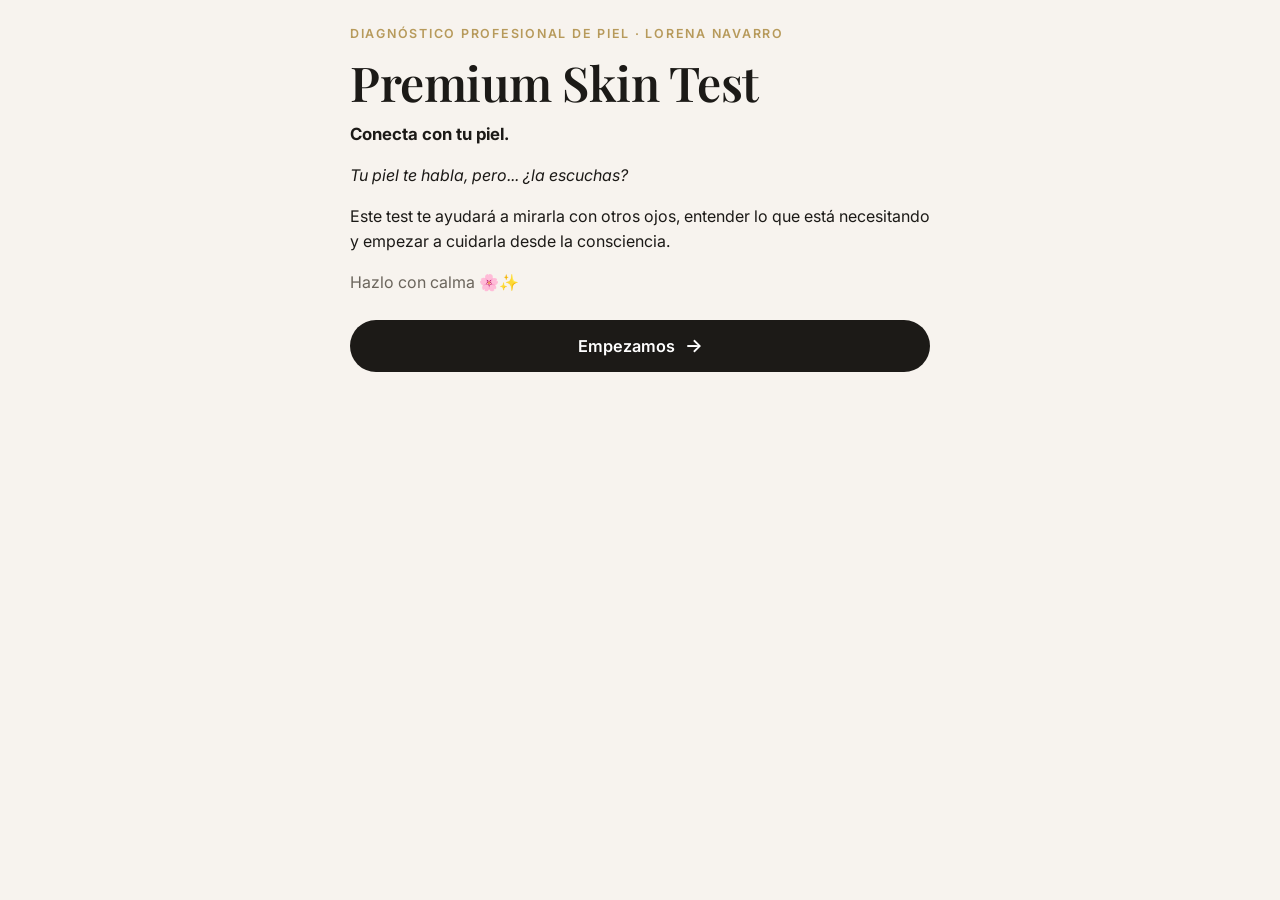
<file: premium-skin-test/index.html>
<!DOCTYPE html>
<html lang="es">
<head>
  <meta charset="UTF-8" />
  <meta name="viewport" content="width=device-width, initial-scale=1.0" />
  <title>Premium Skin Test</title>
  <meta name="description" content="Diagnóstico profesional de piel · Lorena Navarro. Test de tipo de piel con cosmética natural Ringana." />

  <link rel="preconnect" href="https://fonts.googleapis.com" />
  <link rel="preconnect" href="https://fonts.gstatic.com" crossorigin />
  <link href="https://fonts.googleapis.com/css2?family=Playfair+Display:ital,wght@0,500;0,600;0,700;1,500&family=Inter:wght@400;500;600;700&display=swap" rel="stylesheet" />

  <link rel="stylesheet" href="styles.css" />
</head>
<body>
  <!-- Barra de progreso -->
  <div class="progress" id="progress" hidden>
    <div class="progress__bar" id="progressBar"></div>
  </div>

  <main class="wrap">
    <!-- Enlace Atrás -->
    <button type="button" class="back" id="backBtn" hidden>← Atrás</button>

    <!-- Aquí se renderiza cada pantalla -->
    <div id="app" aria-live="polite"></div>
  </main>

  <script src="app.js"></script>
</body>
</html>
</file>
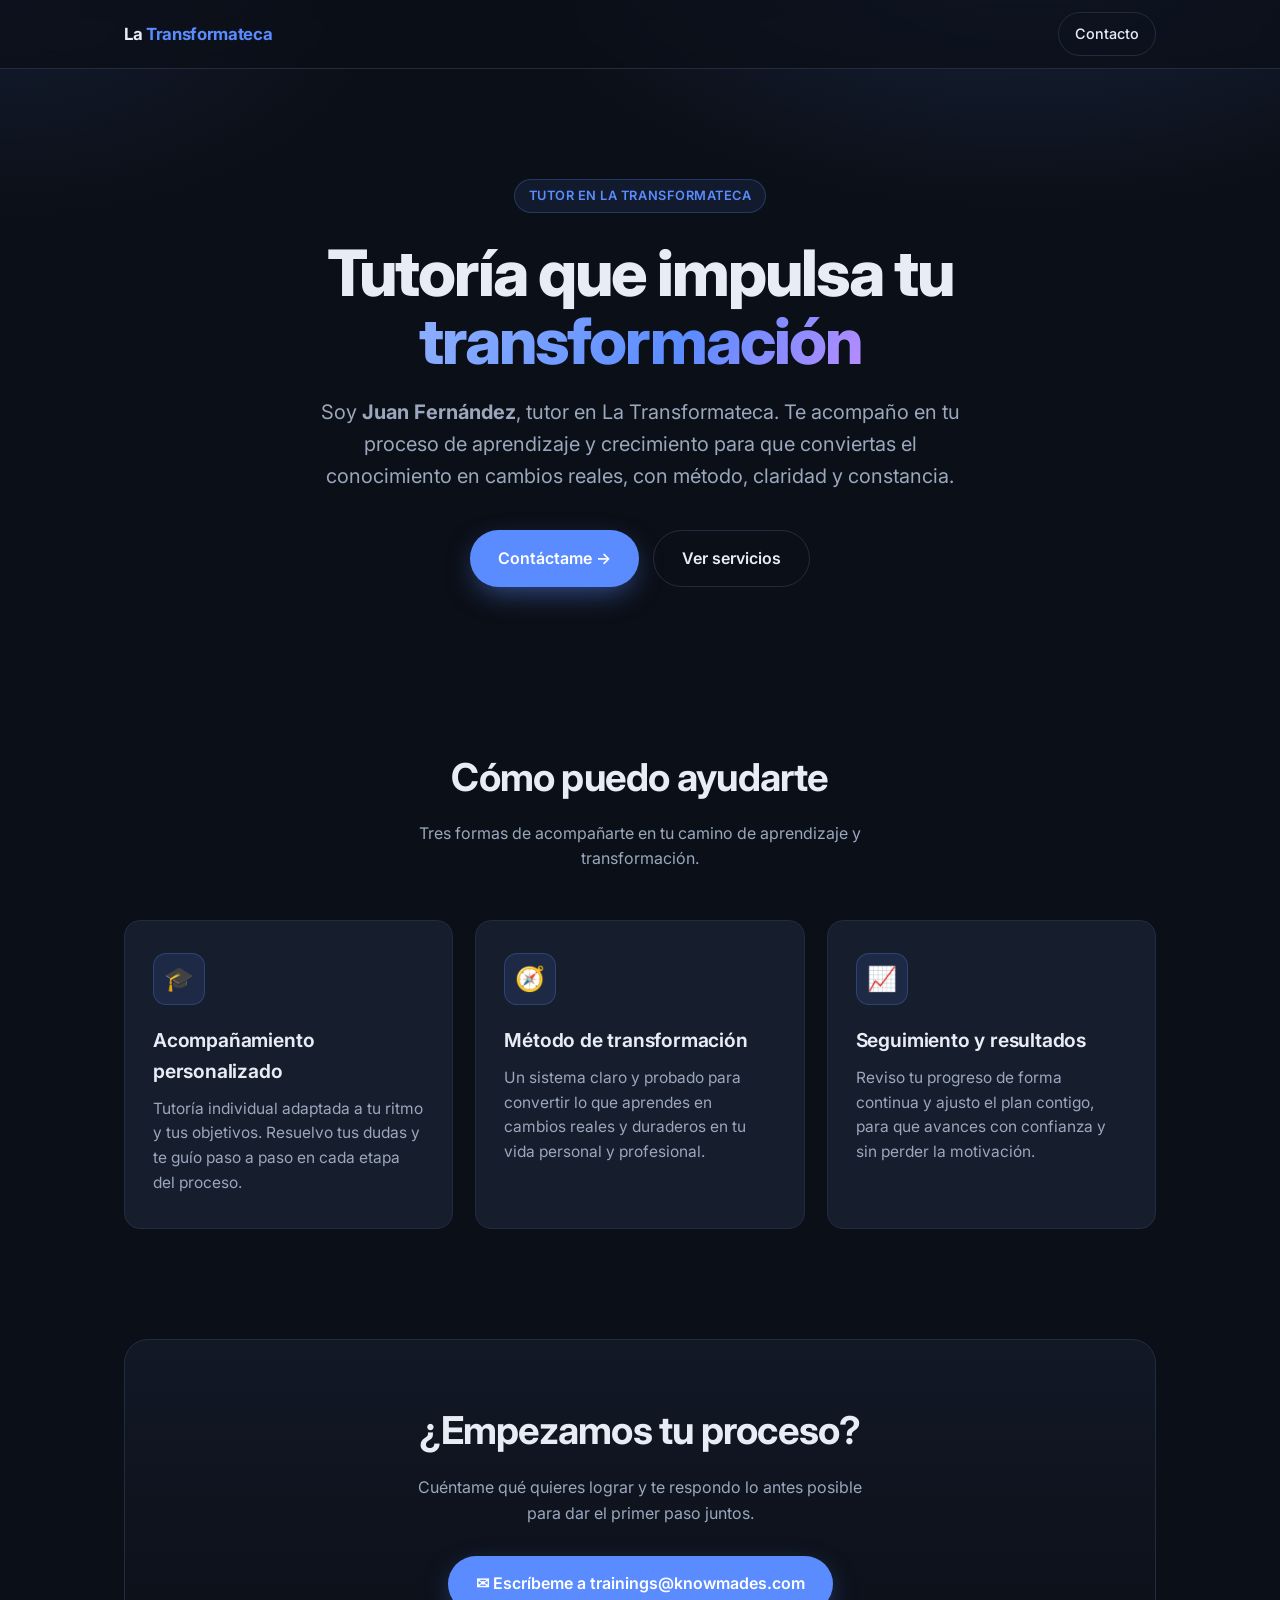
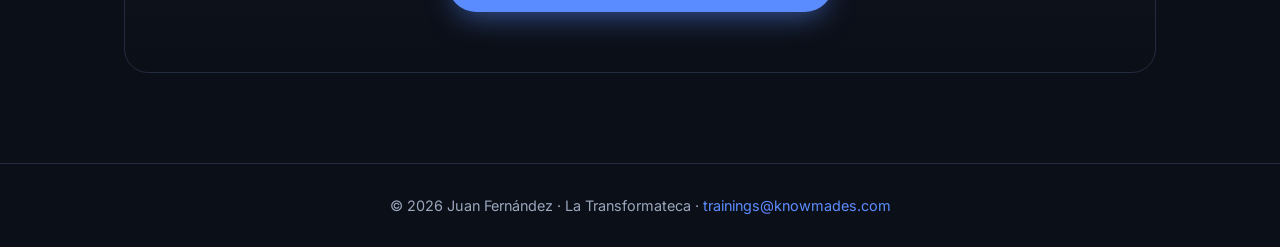
<file: landing-transformateca.html>
<!DOCTYPE html>
<html lang="es">
<head>
  <meta charset="UTF-8" />
  <meta name="viewport" content="width=device-width, initial-scale=1.0" />
  <title>Juan Fernández — Tutor en La Transformateca</title>
  <meta name="description" content="Juan Fernández, tutor en La Transformateca. Acompañamiento y tutoría para tu aprendizaje y tu transformación personal y profesional." />

  <!-- Tipografía limpia desde Google Fonts -->
  <link rel="preconnect" href="https://fonts.googleapis.com" />
  <link rel="preconnect" href="https://fonts.gstatic.com" crossorigin />
  <link href="https://fonts.googleapis.com/css2?family=Inter:wght@400;500;600;700;800&display=swap" rel="stylesheet" />

  <style>
    :root {
      --bg: #0b0f17;
      --bg-soft: #121826;
      --card: #161d2c;
      --border: #232c3f;
      --text: #e8edf5;
      --muted: #9aa7bd;
      --accent: #5b8cff;
      --accent-hover: #3f74f5;
      --radius: 16px;
      --max: 1080px;
    }

    * { box-sizing: border-box; margin: 0; padding: 0; }

    html { scroll-behavior: smooth; }

    body {
      font-family: "Inter", -apple-system, BlinkMacSystemFont, "Segoe UI", Roboto, sans-serif;
      background: var(--bg);
      color: var(--text);
      line-height: 1.6;
      -webkit-font-smoothing: antialiased;
      background-image:
        radial-gradient(900px 500px at 80% -10%, rgba(91,140,255,0.18), transparent 60%),
        radial-gradient(700px 400px at 0% 0%, rgba(91,140,255,0.10), transparent 55%);
      background-attachment: fixed;
    }

    .wrap { max-width: var(--max); margin: 0 auto; padding: 0 24px; }

    /* NAV */
    header {
      position: sticky; top: 0; z-index: 10;
      backdrop-filter: blur(10px);
      background: rgba(11,15,23,0.7);
      border-bottom: 1px solid var(--border);
    }
    .nav {
      display: flex; align-items: center; justify-content: space-between;
      height: 68px;
    }
    .brand { font-weight: 700; letter-spacing: -0.02em; font-size: 1.05rem; }
    .brand span { color: var(--accent); }
    .nav a.cta-small {
      text-decoration: none; color: var(--text);
      border: 1px solid var(--border);
      padding: 9px 16px; border-radius: 999px;
      font-size: 0.9rem; font-weight: 500;
      transition: border-color .2s, background .2s;
    }
    .nav a.cta-small:hover { border-color: var(--accent); background: rgba(91,140,255,0.08); }

    /* HERO */
    .hero { padding: 110px 0 90px; text-align: center; }
    .pill {
      display: inline-block;
      font-size: 0.8rem; font-weight: 600; letter-spacing: 0.04em;
      text-transform: uppercase;
      color: var(--accent);
      background: rgba(91,140,255,0.10);
      border: 1px solid rgba(91,140,255,0.25);
      padding: 6px 14px; border-radius: 999px;
      margin-bottom: 26px;
    }
    .hero h1 {
      font-size: clamp(2.2rem, 6vw, 4rem);
      font-weight: 800;
      letter-spacing: -0.03em;
      line-height: 1.05;
      margin-bottom: 22px;
    }
    .hero h1 .grad {
      background: linear-gradient(120deg, #8fb0ff, #5b8cff 60%, #b88cff);
      -webkit-background-clip: text; background-clip: text;
      -webkit-text-fill-color: transparent;
    }
    .hero p.lead {
      max-width: 640px; margin: 0 auto 38px;
      font-size: clamp(1.05rem, 2.2vw, 1.25rem);
      color: var(--muted);
    }
    .hero-actions { display: flex; gap: 14px; justify-content: center; flex-wrap: wrap; }

    .btn {
      display: inline-flex; align-items: center; gap: 9px;
      text-decoration: none;
      font-weight: 600; font-size: 1rem;
      padding: 15px 28px; border-radius: 999px;
      transition: transform .15s ease, background .2s, box-shadow .2s;
    }
    .btn-primary {
      background: var(--accent); color: #fff;
      box-shadow: 0 10px 30px -8px rgba(91,140,255,0.6);
    }
    .btn-primary:hover { background: var(--accent-hover); transform: translateY(-2px); }
    .btn-ghost {
      background: transparent; color: var(--text);
      border: 1px solid var(--border);
    }
    .btn-ghost:hover { border-color: var(--accent); }

    /* SERVICES */
    .section { padding: 70px 0; }
    .section-head { text-align: center; margin-bottom: 48px; }
    .section-head h2 {
      font-size: clamp(1.7rem, 4vw, 2.4rem);
      font-weight: 700; letter-spacing: -0.02em; margin-bottom: 12px;
    }
    .section-head p { color: var(--muted); max-width: 520px; margin: 0 auto; }

    .grid {
      display: grid; gap: 22px;
      grid-template-columns: repeat(3, 1fr);
    }
    @media (max-width: 820px) { .grid { grid-template-columns: 1fr; } }

    .card {
      background: var(--card);
      border: 1px solid var(--border);
      border-radius: var(--radius);
      padding: 32px 28px;
      transition: transform .2s ease, border-color .2s;
    }
    .card:hover { transform: translateY(-4px); border-color: rgba(91,140,255,0.5); }
    .card .icon {
      width: 52px; height: 52px; border-radius: 13px;
      display: grid; place-items: center;
      background: rgba(91,140,255,0.12);
      border: 1px solid rgba(91,140,255,0.25);
      margin-bottom: 20px; font-size: 1.5rem;
    }
    .card h3 { font-size: 1.2rem; font-weight: 650; margin-bottom: 10px; letter-spacing: -0.01em; }
    .card p { color: var(--muted); font-size: 0.97rem; }

    /* CONTACT */
    .contact {
      text-align: center;
      background: linear-gradient(180deg, var(--bg-soft), var(--bg));
      border: 1px solid var(--border);
      border-radius: 24px;
      padding: 60px 30px;
      margin: 40px 0 90px;
    }
    .contact h2 { font-size: clamp(1.7rem, 4vw, 2.4rem); font-weight: 700; letter-spacing: -0.02em; margin-bottom: 14px; }
    .contact p { color: var(--muted); margin-bottom: 30px; max-width: 460px; margin-left: auto; margin-right: auto; }

    /* FOOTER */
    footer {
      border-top: 1px solid var(--border);
      padding: 30px 0;
      text-align: center;
      color: var(--muted);
      font-size: 0.9rem;
    }
    footer a { color: var(--accent); text-decoration: none; }
  </style>
</head>
<body>

  <header>
    <div class="wrap nav">
      <div class="brand">La <span>Transformateca</span></div>
      <a href="#contacto" class="cta-small">Contacto</a>
    </div>
  </header>

  <main class="wrap">

    <!-- HERO -->
    <section class="hero">
      <span class="pill">Tutor en La Transformateca</span>
      <h1>Tutoría que impulsa tu <span class="grad">transformación</span></h1>
      <p class="lead">
        Soy <strong>Juan Fernández</strong>, tutor en La Transformateca. Te acompaño en tu
        proceso de aprendizaje y crecimiento para que conviertas el conocimiento en
        cambios reales, con método, claridad y constancia.
      </p>
      <div class="hero-actions">
        <a href="#contacto" class="btn btn-primary">Contáctame →</a>
        <a href="#servicios" class="btn btn-ghost">Ver servicios</a>
      </div>
    </section>

    <!-- SERVICIOS -->
    <section class="section" id="servicios">
      <div class="section-head">
        <h2>Cómo puedo ayudarte</h2>
        <p>Tres formas de acompañarte en tu camino de aprendizaje y transformación.</p>
      </div>
      <div class="grid">
        <div class="card">
          <div class="icon">🎓</div>
          <h3>Acompañamiento personalizado</h3>
          <p>Tutoría individual adaptada a tu ritmo y tus objetivos. Resuelvo tus dudas y te guío paso a paso en cada etapa del proceso.</p>
        </div>
        <div class="card">
          <div class="icon">🧭</div>
          <h3>Método de transformación</h3>
          <p>Un sistema claro y probado para convertir lo que aprendes en cambios reales y duraderos en tu vida personal y profesional.</p>
        </div>
        <div class="card">
          <div class="icon">📈</div>
          <h3>Seguimiento y resultados</h3>
          <p>Reviso tu progreso de forma continua y ajusto el plan contigo, para que avances con confianza y sin perder la motivación.</p>
        </div>
      </div>
    </section>

    <!-- CONTACTO -->
    <section class="contact" id="contacto">
      <h2>¿Empezamos tu proceso?</h2>
      <p>Cuéntame qué quieres lograr y te respondo lo antes posible para dar el primer paso juntos.</p>
      <a href="mailto:trainings@knowmades.com" class="btn btn-primary">✉ Escríbeme a trainings@knowmades.com</a>
    </section>

  </main>

  <footer>
    <div class="wrap">
      © <span id="year"></span> Juan Fernández · La Transformateca ·
      <a href="mailto:trainings@knowmades.com">trainings@knowmades.com</a>
    </div>
  </footer>

  <script>
    document.getElementById("year").textContent = new Date().getFullYear();
  </script>

</body>
</html>
</file>
<file: premium-skin-test/styles.css>
/* =========================================================
   Premium Skin Test — estética cosmética, mobile-first
   Serif (Playfair Display) en títulos · Inter en el cuerpo
   ========================================================= */

:root {
  --bg: #F7F3EE;          /* fondo claro cálido */
  --surface: #FFFFFF;     /* tarjetas */
  --ink: #1C1A17;         /* texto principal casi negro */
  --ink-soft: #6B655C;    /* texto secundario */
  --beige: #E9E0D3;       /* borde/acento beige */
  --gold: #B79A5B;        /* acento dorado */
  --gold-soft: #F1E9D8;   /* dorado muy claro para selección */
  --black: #1C1A17;       /* pastilla del botón */
  --error: #B23A2E;
  --radius: 16px;
  --radius-lg: 22px;
  --shadow: 0 10px 30px rgba(28, 26, 23, 0.06);
  --serif: "Playfair Display", Georgia, "Times New Roman", serif;
  --sans: "Inter", system-ui, -apple-system, "Segoe UI", Roboto, sans-serif;
}

* { box-sizing: border-box; }

html, body {
  margin: 0;
  padding: 0;
}

body {
  background: var(--bg);
  color: var(--ink);
  font-family: var(--sans);
  font-size: 16px;
  line-height: 1.55;
  -webkit-font-smoothing: antialiased;
  min-height: 100vh;
}

/* ---------- Barra de progreso ---------- */
.progress {
  position: sticky;
  top: 0;
  left: 0;
  width: 100%;
  height: 6px;
  background: var(--beige);
  z-index: 10;
}
.progress__bar {
  height: 100%;
  width: 0%;
  background: var(--gold);
  transition: width 0.35s ease;
}

/* ---------- Layout ---------- */
.wrap {
  max-width: 620px;
  margin: 0 auto;
  padding: 24px 20px 64px;
}

.back {
  appearance: none;
  border: none;
  background: none;
  color: var(--ink-soft);
  font-family: var(--sans);
  font-size: 0.95rem;
  cursor: pointer;
  padding: 8px 0;
  margin-bottom: 8px;
}
.back:hover { color: var(--ink); }

/* ---------- Bloque de pantalla ---------- */
.screen {
  animation: fade 0.35s ease;
}
@keyframes fade {
  from { opacity: 0; transform: translateY(8px); }
  to   { opacity: 1; transform: translateY(0); }
}

.eyebrow {
  font-family: var(--sans);
  font-size: 0.78rem;
  letter-spacing: 0.14em;
  text-transform: uppercase;
  color: var(--gold);
  font-weight: 600;
  margin: 0 0 14px;
}

h1.display {
  font-family: var(--serif);
  font-weight: 600;
  font-size: clamp(2rem, 8vw, 3rem);
  line-height: 1.08;
  margin: 0 0 12px;
  letter-spacing: -0.01em;
}

h2.title {
  font-family: var(--serif);
  font-weight: 600;
  font-size: clamp(1.5rem, 5.5vw, 2rem);
  line-height: 1.15;
  margin: 0 0 8px;
}

.subtitle {
  color: var(--ink-soft);
  font-size: 1rem;
  margin: 0 0 24px;
}

.lead {
  font-size: 1.05rem;
  margin: 0 0 16px;
}

.body-text { margin: 0 0 16px; color: var(--ink); }
.body-text.soft { color: var(--ink-soft); }
.italic { font-style: italic; }

.question {
  font-family: var(--serif);
  font-weight: 600;
  font-size: clamp(1.35rem, 5vw, 1.7rem);
  line-height: 1.2;
  margin: 4px 0 22px;
}

/* ---------- Tarjetas de opción ---------- */
.options {
  display: flex;
  flex-direction: column;
  gap: 12px;
  margin: 0 0 8px;
}

.option {
  display: flex;
  align-items: center;
  gap: 14px;
  width: 100%;
  text-align: left;
  background: var(--surface);
  border: 1.5px solid var(--beige);
  border-radius: var(--radius);
  padding: 16px 18px;
  cursor: pointer;
  font-family: var(--sans);
  font-size: 1rem;
  color: var(--ink);
  transition: border-color 0.18s ease, background 0.18s ease, box-shadow 0.18s ease;
}
.option:hover { border-color: var(--gold); }
.option.is-selected {
  border-color: var(--gold);
  background: var(--gold-soft);
  box-shadow: var(--shadow);
}

.option__letter {
  flex: 0 0 auto;
  width: 34px;
  height: 34px;
  border-radius: 9px;
  border: 1.5px solid var(--beige);
  background: var(--bg);
  display: grid;
  place-items: center;
  font-weight: 600;
  font-size: 0.95rem;
  color: var(--ink-soft);
  transition: inherit;
}
.option.is-selected .option__letter {
  background: var(--gold);
  border-color: var(--gold);
  color: #fff;
}
.option__text { flex: 1; }

/* Multi (checkbox) → cuadro con esquinas menos redondeadas */
.option--multi .option__letter { border-radius: 8px; }

/* ---------- Campos de formulario ---------- */
.field { margin: 0 0 18px; }
.field label {
  display: block;
  font-weight: 600;
  font-size: 0.95rem;
  margin: 0 0 6px;
}
.field input,
.field textarea {
  width: 100%;
  font-family: var(--sans);
  font-size: 1rem;
  color: var(--ink);
  background: var(--surface);
  border: 1.5px solid var(--beige);
  border-radius: var(--radius);
  padding: 14px 16px;
  transition: border-color 0.18s ease;
}
.field input:focus,
.field textarea:focus {
  outline: none;
  border-color: var(--gold);
}
.field textarea { min-height: 110px; resize: vertical; }
.field .hint { font-size: 0.82rem; color: var(--ink-soft); margin: 6px 0 0; }
.field .optional { font-weight: 400; color: var(--ink-soft); }

.error-msg {
  color: var(--error);
  font-size: 0.85rem;
  margin: 6px 0 0;
}
.field.has-error input,
.field.has-error textarea { border-color: var(--error); }

/* ---------- Consentimiento RGPD ---------- */
.consent {
  display: flex;
  align-items: flex-start;
  gap: 12px;
  background: var(--surface);
  border: 1.5px solid var(--beige);
  border-radius: var(--radius);
  padding: 16px 18px;
  margin: 8px 0 20px;
  font-size: 0.9rem;
  color: var(--ink-soft);
  line-height: 1.45;
}
.consent input { margin-top: 3px; width: 18px; height: 18px; flex: 0 0 auto; accent-color: var(--gold); }
.consent a { color: var(--gold); }
.consent.has-error { border-color: var(--error); }

/* ---------- Botón principal (pastilla negra) ---------- */
.btn {
  appearance: none;
  border: none;
  background: var(--black);
  color: #fff;
  font-family: var(--sans);
  font-weight: 600;
  font-size: 1.02rem;
  border-radius: 999px;
  padding: 16px 30px;
  cursor: pointer;
  display: inline-flex;
  align-items: center;
  gap: 10px;
  transition: transform 0.12s ease, opacity 0.18s ease;
}
.btn:hover { transform: translateY(-1px); }
.btn:active { transform: translateY(0); }
.btn:disabled { opacity: 0.45; cursor: not-allowed; transform: none; }
.btn__arrow { font-size: 1.15em; line-height: 1; }

.actions {
  margin-top: 26px;
  display: flex;
}
.actions .btn { width: 100%; justify-content: center; }

/* ---------- Página de resultado ---------- */
.result-badge {
  display: inline-block;
  font-family: var(--sans);
  font-weight: 600;
  font-size: 0.8rem;
  letter-spacing: 0.1em;
  text-transform: uppercase;
  color: var(--gold);
  background: var(--gold-soft);
  border-radius: 999px;
  padding: 8px 16px;
  margin: 0 0 18px;
}
.score {
  font-family: var(--serif);
  font-size: 1.1rem;
  color: var(--ink);
  margin: 20px 0 0;
  padding-top: 18px;
  border-top: 1px solid var(--beige);
}
.score strong { font-weight: 700; }

/* ---------- Portada / agradecimiento ---------- */
.cover, .thanks { padding-top: 24px; }
.emoji-big { font-size: 2rem; margin: 0 0 8px; }

.center { text-align: center; }

/* ---------- Detalle "TODO" invisible en pantalla ---------- */
</file>
